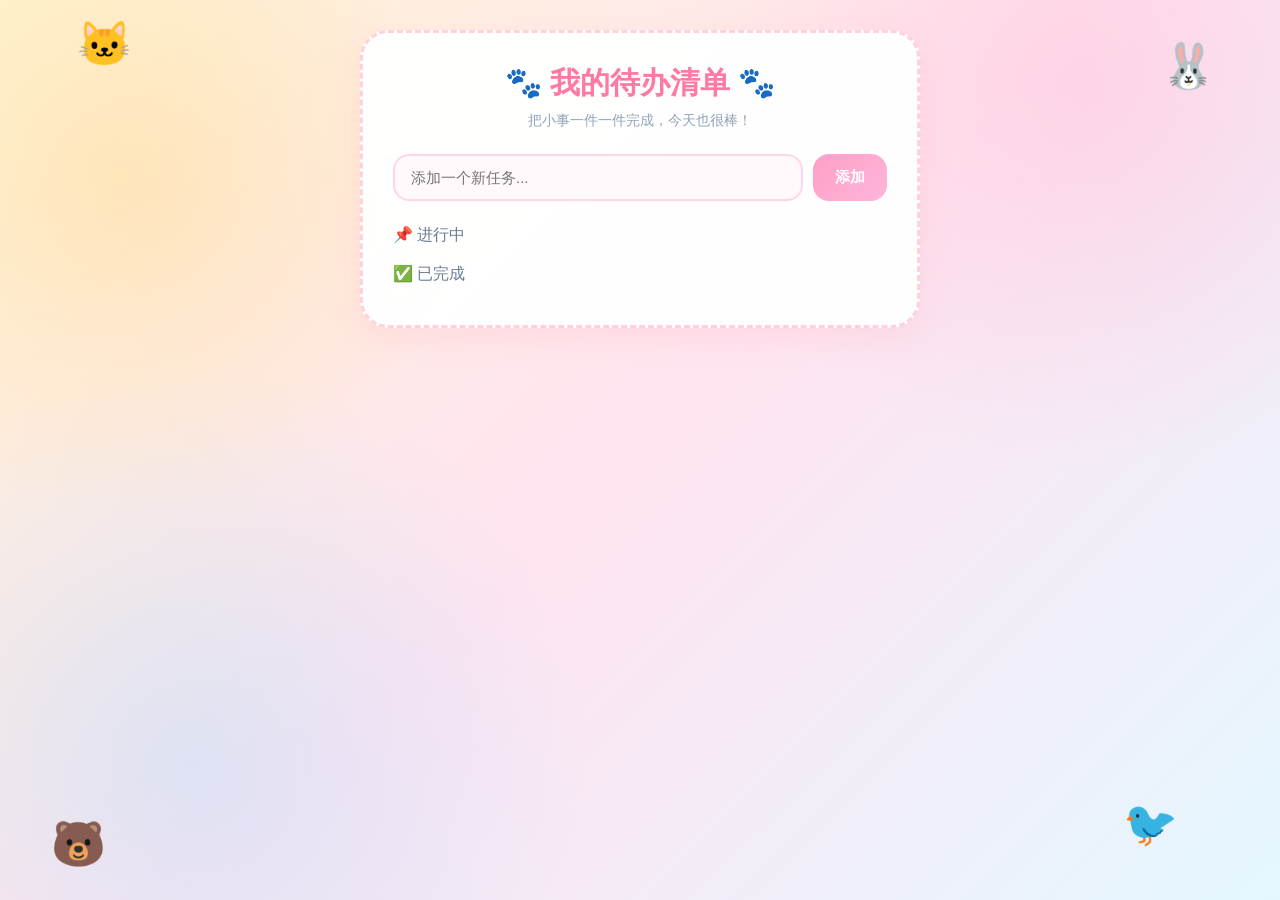
<file: index.html>
<!DOCTYPE html>
<html lang="zh-CN">
<head>
<meta charset="UTF-8" />
<meta name="viewport" content="width=device-width, initial-scale=1.0" />
<title>我的待办清单</title>
<style>
  * {
    margin: 0;
    padding: 0;
    box-sizing: border-box;
    font-family: "Microsoft YaHei", "PingFang SC", sans-serif;
  }

  body {
    min-height: 100vh;
    background: linear-gradient(135deg, #fff4d6, #ffe4f1, #e4f7ff);
    padding: 30px 20px;
    background-image:
      radial-gradient(circle at 10% 20%, rgba(255, 210, 120, 0.35) 0, transparent 25%),
      radial-gradient(circle at 85% 10%, rgba(255, 180, 210, 0.35) 0, transparent 28%),
      radial-gradient(circle at 15% 85%, rgba(160, 220, 255, 0.35) 0, transparent 30%),
      linear-gradient(135deg, #fff4d6, #ffe4f1, #e4f7ff);
    position: relative;
    overflow-x: hidden;
  }

  /* 小动物装饰 */
  .animal {
    position: fixed;
    font-size: 44px;
    z-index: 1;
    user-select: none;
  }
  .cat { top: 18px; left: 6%; }
  .rabbit { top: 40px; right: 5%; }
  .bear { bottom: 30px; left: 4%; }
  .bird { bottom: 50px; right: 8%; }

  .container {
    max-width: 560px;
    margin: 0 auto;
    background: rgba(255, 255, 255, 0.96);
    padding: 30px;
    border-radius: 28px;
    box-shadow: 0 12px 30px rgba(255, 182, 193, 0.25);
    border: 3px dashed #ffd1dc;
    position: relative;
    z-index: 2;
  }

  h1 {
    text-align: center;
    color: #ff7aa2;
    font-size: 30px;
    margin-bottom: 8px;
  }

  .subtitle {
    text-align: center;
    color: #8fa3b7;
    font-size: 14px;
    margin-bottom: 24px;
  }

  .input-wrap {
    display: flex;
    gap: 10px;
    margin-bottom: 24px;
  }

  input {
    flex: 1;
    padding: 13px 16px;
    border: 2px solid #ffd6e7;
    border-radius: 16px;
    font-size: 15px;
    outline: none;
    background: #fff9fc;
  }

  input:focus {
    border-color: #ff9ec7;
  }

  button {
    cursor: pointer;
    border: none;
    border-radius: 16px;
    font-size: 15px;
    transition: 0.2s;
  }

  #addBtn {
    padding: 13px 22px;
    background: linear-gradient(135deg, #ff9ec7, #ffb6d9);
    color: white;
    font-weight: bold;
  }

  #addBtn:hover {
    transform: translateY(-2px);
    box-shadow: 0 6px 14px rgba(255, 158, 199, 0.4);
  }

  .section-title {
    font-size: 16px;
    color: #6b7c93;
    margin: 18px 0 10px;
    display: flex;
    align-items: center;
    gap: 8px;
  }

  .task-item {
    display: flex;
    align-items: center;
    gap: 12px;
    background: #fff7fb;
    padding: 12px 14px;
    border-radius: 14px;
    margin-bottom: 10px;
    border: 1px solid #ffe4f1;
    animation: pop 0.25s ease;
  }

  @keyframes pop {
    from { transform: scale(0.9); opacity: 0; }
    to { transform: scale(1); opacity: 1; }
  }

  .checkbox {
    width: 24px;
    height: 24px;
    border: 2px solid #ff9ec7;
    border-radius: 50%;
    display: flex;
    align-items: center;
    justify-content: center;
    cursor: pointer;
    flex-shrink: 0;
    background: white;
    font-size: 14px;
    color: transparent;
    transition: 0.2s;
  }

  .checkbox.checked {
    background: #ff9ec7;
    color: white;
  }

  .task-text {
    flex: 1;
    font-size: 15px;
    color: #4a5568;
    word-break: break-all;
  }

  .task-item.done .task-text {
    text-decoration: line-through;
    color: #a0aec0;
  }

  .del-btn {
    padding: 7px 12px;
    background: #ffd1dc;
    color: #d6336c;
    font-size: 13px;
  }

  .del-btn:hover {
    background: #ffb3c6;
  }

  .empty {
    color: #a0aec0;
    font-size: 14px;
    text-align: center;
    padding: 16px 0;
  }
</style>
</head>

<body>
  <div class="animal cat">🐱</div>
  <div class="animal rabbit">🐰</div>
  <div class="animal bear">🐻</div>
  <div class="animal bird">🐦</div>

  <div class="container">
    <h1>🐾 我的待办清单 🐾</h1>
    <p class="subtitle">把小事一件一件完成，今天也很棒！</p>

    <div class="input-wrap">
      <input type="text" id="taskInput" placeholder="添加一个新任务..." />
      <button id="addBtn">添加</button>
    </div>

    <div class="section-title">📌 进行中</div>
    <div id="todoList"></div>

    <div class="section-title">✅ 已完成</div>
    <div id="doneList"></div>
  </div>

<script>
  const input = document.getElementById('taskInput');
  const addBtn = document.getElementById('addBtn');
  const todoList = document.getElementById('todoList');
  const doneList = document.getElementById('doneList');

  function createTask(text) {
    const item = document.createElement('div');
    item.className = 'task-item';

    const checkbox = document.createElement('div');
    checkbox.className = 'checkbox';
    checkbox.innerText = '✓';

    const span = document.createElement('span');
    span.className = 'task-text';
    span.innerText = text;

    const delBtn = document.createElement('button');
    delBtn.className = 'del-btn';
    delBtn.innerText = '删除';

    item.appendChild(checkbox);
    item.appendChild(span);
    item.appendChild(delBtn);

    checkbox.onclick = function () {
      item.classList.toggle('done');
      checkbox.classList.toggle('checked');
      if (item.classList.contains('done')) {
        doneList.appendChild(item);
      } else {
        todoList.appendChild(item);
      }
    };

    delBtn.onclick = function () {
      item.remove();
    };

    return item;
  }

  function addTask() {
    const text = input.value.trim();
    if (!text) return;
    const task = createTask(text);
    todoList.appendChild(task);
    input.value = '';
  }

  addBtn.onclick = addTask;
  input.addEventListener('keydown', function (e) {
    if (e.key === 'Enter') addTask();
  });
</script>
</body>
</html>
</file>
